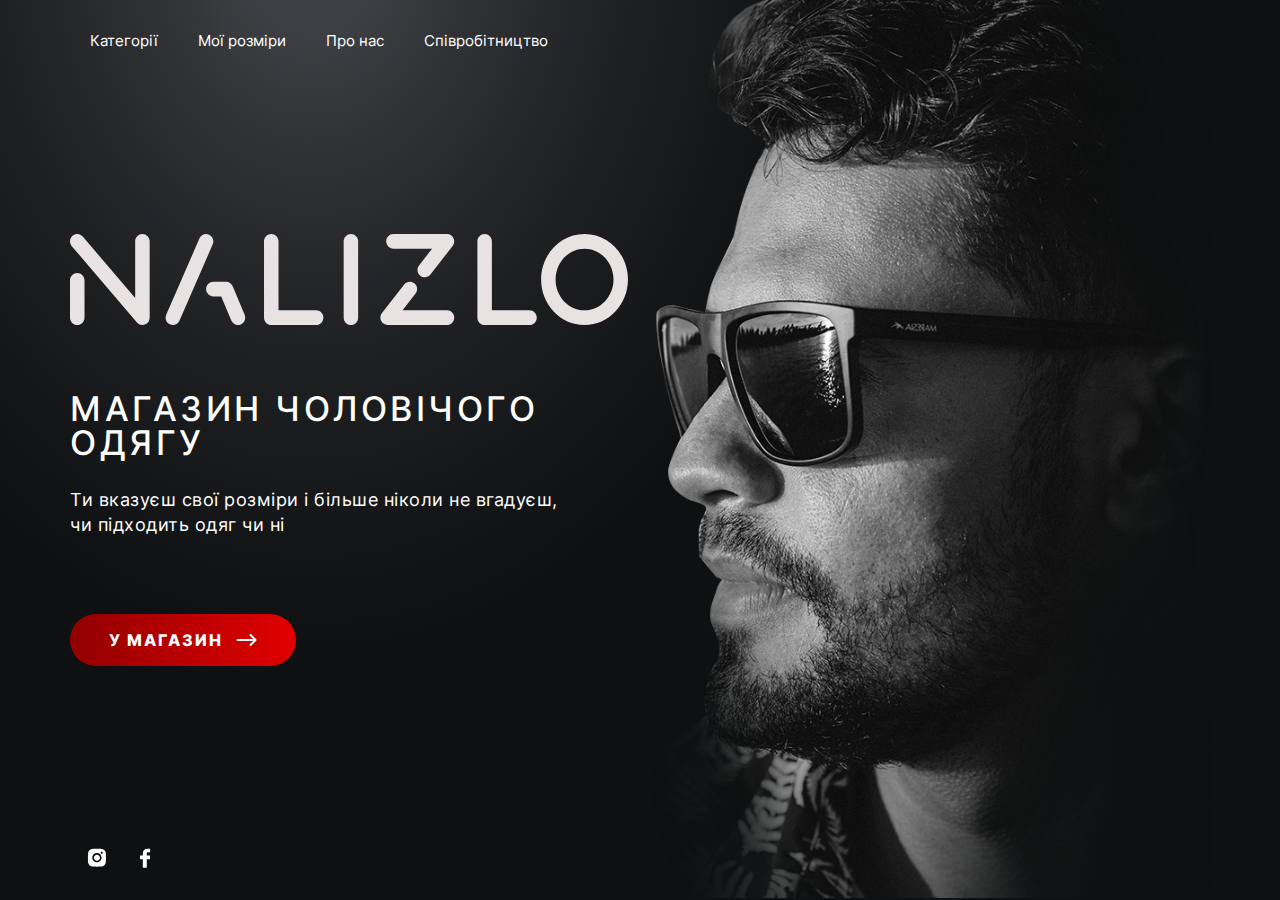
<file: index.html>
<!DOCTYPE html>
<html lang="en">
<head>
	<meta charset="UTF-8">
	<meta name="viewport" content="width=device-width, initial-scale=1.0">
	<title>NaliZlo</title>
	<link rel="stylesheet" href="fonts/font-face.css">
	<link rel="stylesheet" href="css/bootstrap-grid.min.css">
	<link rel="stylesheet" href="css/style.css">
</head>
<body>

	<!-- Header -->
	<header class="header">
		<div class="container">
			<div class="row align-items-center">
				<nav>
					<ul class="nav main-menu">
						<li><a href="#">Категорії</a></li>
						<li><a href="#">Мої розміри</a></li>
						<li><a href="#">Про нас</a></li>
						<li><a href="#">Співробітництво</a></li>
					</ul>
				</nav>
			</div>
		</div>
	</header>
	<!-- end of header -->


	<!-- Main section  -->
	<section class="main_section">
		<div class="container">
			<div class="row">
				<div class="col-lg-6 pl-0 main-text-box">
					<a href="#" class="logo">
						<img src="img/logo.svg" alt="">
					</a>
					<h1>магазин ЧОЛОВІЧОГО ОДЯГУ</h1>
						<p class="desc">Ти вказуєш свої розміри і більше ніколи не вгадуєш, <br>чи підходить одяг чи ні</p>
						<a href="#" class="main-btn"> У магазин <img src="img/arrow.svg" alt=""></a>
				</div>
				<div class="col-lg-6 pr-0 picture-box">
					<img src="img/man.png" alt="">
				</div>
			</div>
		</div>
	</section>
<!-- end of main section -->

<!-- Footer -->
	<footer class="footer">
		<div class="container">
			<div class="row">
				<div class="col-lg-6">
					<ul class="nav social">
						<li>
							<a href="#"><img src="img/insta.svg" alt=""></a>
						</li>
						<li>
							<a href="#"><img src="img/facebook.svg" alt=""></a>
						</li>
					</ul>
				</div>
			</div>
		</div>
	</footer>
	<!-- end of footer -->




	
	<script src="js/jquery-3.6.1.min.js"></script>
	<script src="js/scripts.js"></script>
</body>
</html>
</file>
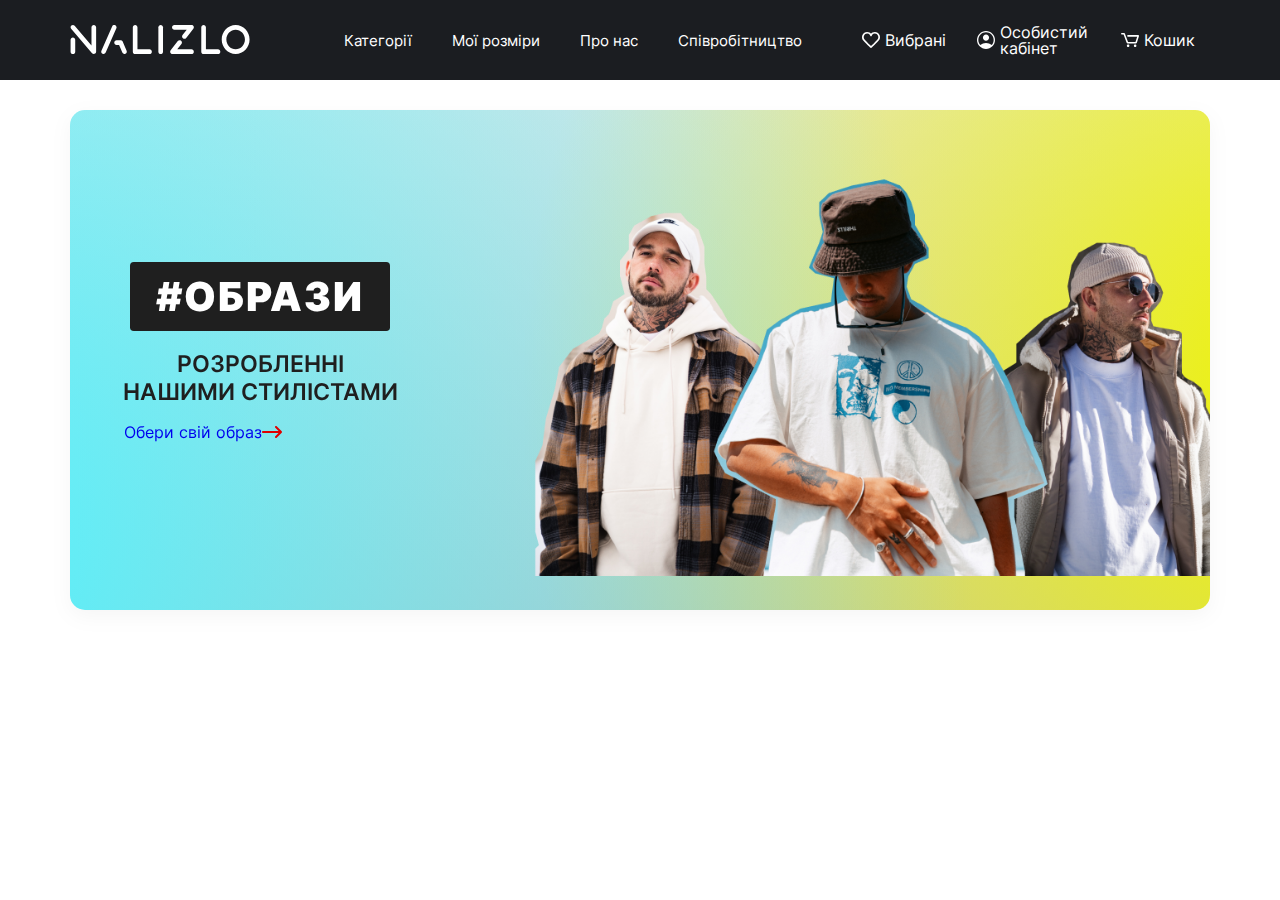
<file: catalog.html>
<!DOCTYPE html>
<html lang="en">
<head>
	<meta charset="UTF-8">
	<meta name="viewport" content="width=device-width, initial-scale=1.0">
	<title>Catalog</title>
	<link rel="stylesheet" href="fonts/font-face.css">
	<link rel="stylesheet" href="css/bootstrap-grid.min.css">
	<link rel="stylesheet" href="css/style.css">
</head>
<body>
	<header class="catalog_header header">
		<div class="container">
			<div class="row align-items-center">
				<div class="col-lg-2">
					<a href="#" class="catalog__logo">
						<img src="img/catalog_logo.svg" alt="">
					</a>
				</div>
				<div class="col-lg-6">
					<nav>
						<ul class="nav main-menu">
							<li><a href="#">Категорії</a></li>
							<li><a href="#">Мої розміри</a></li>
							<li><a href="#">Про нас</a></li>
							<li><a href="#">Співробітництво</a></li>
						</ul>
					</nav>
				</div>
				<div class="col-lg-4">
					<ul class="nav actions">
						<li><a href="#"><img src="img/heart.svg" alt="">Вибрані</a></li>
						<li><a href="#"><img src="img/user.svg" alt="">Особистий кабінет</a></li>
						<li><a href="#"><img src="img/cart.svg" alt="">Кошик</a></li>
					</ul>
				</div>
			</div>
		</div>
	</header>
	<section class="shop_section">
		<div class="container">
			<div class="row">
				<div class="col-lg-12">
					<div class="banner_box">
						<div class="col-lg-4">
							<div class="label">#Образи</div>
							<p class="banner_text">розробленні<br> нашими стилістами</p>
							<a href="#" class="secondary-btn">Обери свій образ <img src="img/red_arrow.svg" alt=""></a>
						</div>
						<div class="col-lg-8 banner_image__box">
							<img src="img/mans.png" alt="">
						</div>
					</div>
				</div>
			</div>
		</div>
	</section>





	<script src="js/jquery-3.6.1.min.js"></script>
	<script src="js/scripts.js"></script>
</body>
</html>
</file>
<file: fonts/font-face.css>
@font-face {
    font-family: 'Inter';
    src: url('Inter-ExtraLight.woff2') format('woff2'),
        url('Inter-ExtraLight.woff') format('woff');
    font-weight: 200;
    font-style: normal;
    font-display: swap;
}

@font-face {
    font-family: 'Inter';
    src: url('Inter-Black.woff2') format('woff2'),
        url('Inter-Black.woff') format('woff');
    font-weight: 900;
    font-style: normal;
    font-display: swap;
}

@font-face {
    font-family: 'Inter';
    src: url('Inter-Thin.woff2') format('woff2'),
        url('Inter-Thin.woff') format('woff');
    font-weight: 100;
    font-style: normal;
    font-display: swap;
}

@font-face {
    font-family: 'Inter';
    src: url('Inter-Bold.woff2') format('woff2'),
        url('Inter-Bold.woff') format('woff');
    font-weight: bold;
    font-style: normal;
    font-display: swap;
}

@font-face {
    font-family: 'Inter';
    src: url('Inter-Light.woff2') format('woff2'),
        url('Inter-Light.woff') format('woff');
    font-weight: 300;
    font-style: normal;
    font-display: swap;
}

@font-face {
    font-family: 'Inter';
    src: url('Inter-ExtraBold.woff2') format('woff2'),
        url('Inter-ExtraBold.woff') format('woff');
    font-weight: bold;
    font-style: normal;
    font-display: swap;
}

@font-face {
    font-family: 'Inter';
    src: url('Inter-SemiBold.woff2') format('woff2'),
        url('Inter-SemiBold.woff') format('woff');
    font-weight: 600;
    font-style: normal;
    font-display: swap;
}

@font-face {
    font-family: 'Inter';
    src: url('Inter-Medium.woff2') format('woff2'),
        url('Inter-Medium.woff') format('woff');
    font-weight: 500;
    font-style: normal;
    font-display: swap;
}

@font-face {
    font-family: 'Inter';
    src: url('Inter-Regular.woff2') format('woff2'),
        url('Inter-Regular.woff') format('woff');
    font-weight: normal;
    font-style: normal;
    font-display: swap;
}
</file>
<file: css/style.css>
/* http://meyerweb.com/eric/tools/css/reset/ 
   v2.0 | 20110126
   License: none (public domain)
*/

html, body, div, span, applet, object, iframe,
h1, h2, h3, h4, h5, h6, p, blockquote, pre,
a, abbr, acronym, address, big, cite, code,
del, dfn, em, img, ins, kbd, q, s, samp,
small, strike, strong, sub, sup, tt, var,
b, u, i, center,
dl, dt, dd, ol, ul, li,
fieldset, form, label, legend,
table, caption, tbody, tfoot, thead, tr, th, td,
article, aside, canvas, details, embed, 
figure, figcaption, footer, header, hgroup, 
menu, nav, output, ruby, section, summary,
time, mark, audio, video {
	margin: 0;
	padding: 0;
	border: 0;
	font-size: 100%;
	font: inherit;
	vertical-align: baseline;
}
/* HTML5 display-role reset for older browsers */
article, aside, details, figcaption, figure, 
footer, header, hgroup, menu, nav, section {
	display: block;
}
body {
	line-height: 1;
	font-family: 'Inter';
	font-style: normal;
}
a {
	text-decoration: none;
}
ol, ul {
	list-style: none;
}
blockquote, q {
	quotes: none;
}
blockquote:before, blockquote:after,
q:before, q:after {
	content: '';
	content: none;
}
table {
	border-collapse: collapse;
	border-spacing: 0;
}





.header {
	height: 80px;
	position: absolute;
	left: 0;
	top:  0;
	width: 100%;
}
.header .container, .header .row {
	height: 100%;
}
.nav {
	display: flex;
}
.nav.main-menu {
	display: flex;
	align-items: center;
}
.main-menu li {
	margin: 0 20px;
}
.main-menu li a{
	color: #fff;
	font-weight: 400;
	font-size: 15px;
}
.main_section {
	background: radial-gradient(41.27% 79.61% at 24.38% -8.01%, #3E4043 1.35%, #3E4043 12.45%, rgba(60, 62, 65, 0.931595) 20.21%, rgba(57, 59, 62, 0.866797) 26.02%, rgba(54, 56, 59, 0.768303) 36.03%, rgba(48, 50, 54, 0.612607) 51%, rgba(45, 47, 50, 0.505808) 61.05%, rgba(41, 43, 47, 0.403057) 72.34%, rgba(37, 39, 43, 0.279583) 83.02%, rgba(27, 29, 33, 0) 100%) /* warning: gradient uses a rotation that is not supported by CSS and may not behave as expected */, #0F1011;
	height: 100vh;
}
.main_section .container , .main_section .row {
	height: 100%;
}
.main-text-box {
	display: flex;
	flex-direction: column;
	flex-wrap: wrap;
	justify-content: center;
}
.logo img{
	width: 100%;
	transition: all .5s ease;
	margin-bottom: 65px;
}
.logo:hover img {
	filter: brightness(.5);
}
h1 {
	font-weight: 500;
	font-size: 34px;
	letter-spacing: 3.5px;
	text-transform: uppercase;
	color: #fff;
	margin-bottom: 27px;
}
.desc {
	color: #fff;
	font-weight: 400;
	font-size: 18px;
	letter-spacing: 0.5px;
	line-height: 25px;
}
.main-btn {
	background: linear-gradient(91.26deg, #920000 1.07%, #E10000 98.93%);
	border-radius: 49px;
	display: flex;
	align-items: center;
	justify-content: center;
	max-width: 226px;
	width: 100%;
	height: 52px;
	font-weight: 700;
	font-size: 16px;
	line-height: 19px;
	letter-spacing: 2px;
	text-transform: uppercase;
	color: #fff;
	transition: all .3s ease;
	margin-top: 77px;
}
.main-btn img {
	margin-left: 13px;
	transition: all .3s ease;
}
.main-btn:hover {
	letter-spacing: 0;
	background: linear-gradient(91.26deg, #E10000 1.07%, #E10000 98.93%);
}
.main-btn:focus {
	background: linear-gradient(91.26deg, #920000 1.07%, #920000 98.93%);
}
.main-btn:hover img {
	margin-left: 10px;
}
.picture-box img{
	max-height: calc(100vh - 2px);
}

.footer {
	position: fixed;
	bottom: 0;
	left: 0;
	width: 100%;
}
.social {
	margin-bottom: 30px;
}
.social img {
	transition: all .4s ease;
}
.social li a:hover img {
	transform: scale(1.1);
}
.social li{
	margin: 0 17px;
}

/*Catalog page*/
.catalog_header {
	height: 80px;
	background: #1B1D21;
}
.catalog_header .main-menu {
	margin-left: auto;
	margin-right: auto;
	justify-content: flex-end;
}
.nav.actions {
	justify-content: flex-end;
	align-items: center;
}
.nav.actions li {
	margin: 0 15.5px;
}
.nav.actions li a {
	color: #fff;
	display: flex;
	align-items: center;
}

.nav.actions li a img{
	margin-right: 5px;
}
.banner_box {
	background: radial-gradient(95.06% 238.45% at -15.79% 94.9%, #50F4FF 0%, rgba(179, 255, 143, 0) 100%) , radial-gradient(90.13% 226.07% at 110.03% 57.8%, #EFF400 0%, rgba(0, 244, 186, 0) 78.14%) , linear-gradient(180deg, rgba(194, 195, 194, 0.2) 0%, rgba(255, 255, 255, 0) 100%), linear-gradient(180deg, #EAEAEA 0%, #C2C2C2 100%);
	filter: drop-shadow(0px 6px 10px rgba(0, 0, 0, 0.04));
	border-radius: 15px;
	margin-top: 30px;
	min-height: 500px;
	display: flex;
	align-items: center;
	justify-content: center;
	flex-wrap: wrap;
}

.banner_box .label{
	display: flex;
	flex-direction: row;
	justify-content: center;
	align-items: center;
	padding: 5.0989px 14.022px;
	gap: 12.75px;
	width: 231.04px;
	height: 58.2px;
	background: #1F1F1F;
	border-radius: 3.82418px;
	font-weight: 900;
	font-size: 39.5165px;
	line-height: 48px;
	text-align: center;
	letter-spacing: 1.91209px;
	text-transform: uppercase;
	color: #fff;
	margin-left: auto;
	margin-right: auto;
	margin-bottom: 18.8px;
}

.shop_section {
	height: calc(100vh - 80px);
	margin-top: 80px;
}
.banner_text {
	font-weight: 600;
	font-size: 23px;
	line-height: 28px;
	text-align: center;
	text-transform: uppercase;
	color: #1F1F1F;
}

.banner_image__box img{
	position: relative;
	bottom: -10px;
	width: 100%;
}
.secondary-btn {
	max-width: 265px;
	width: 100%;
	height: 52px;
	display: flex;
	align-items: center;
	justify-content: center;
}
</file>
